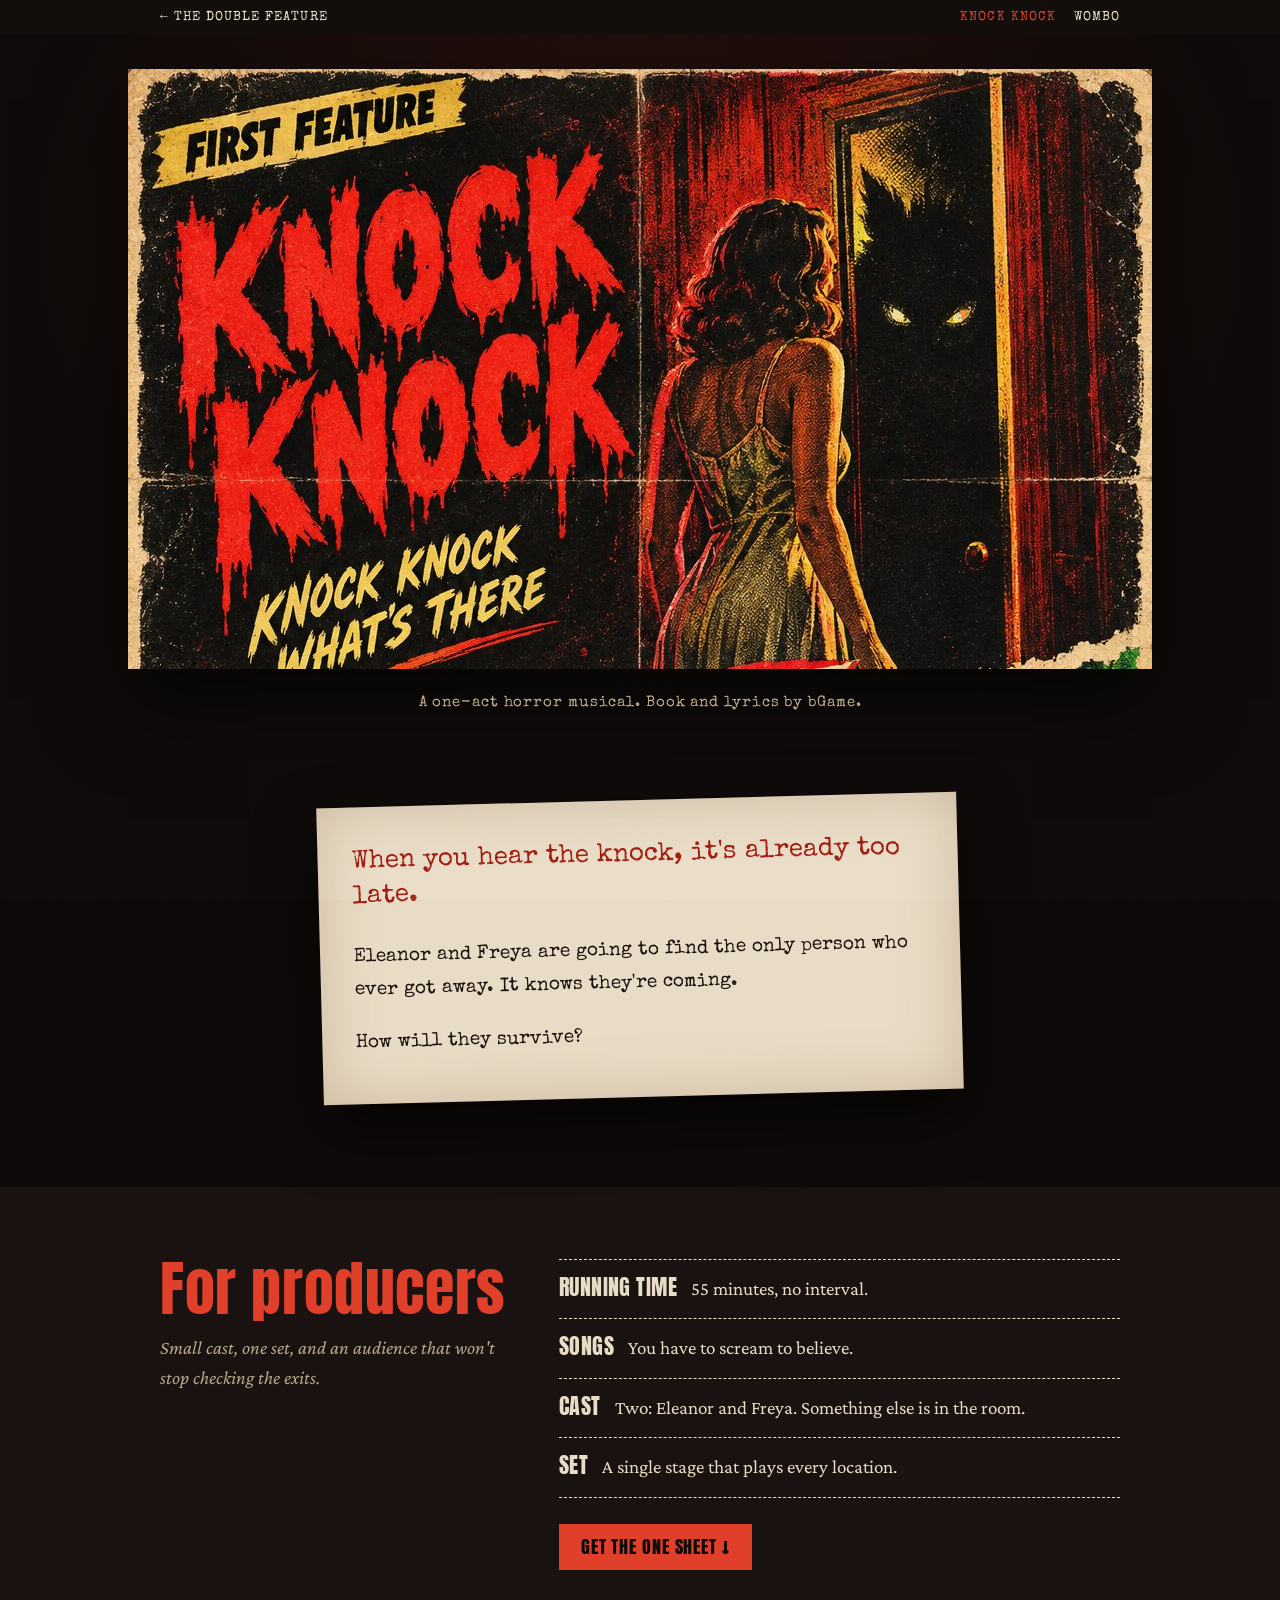
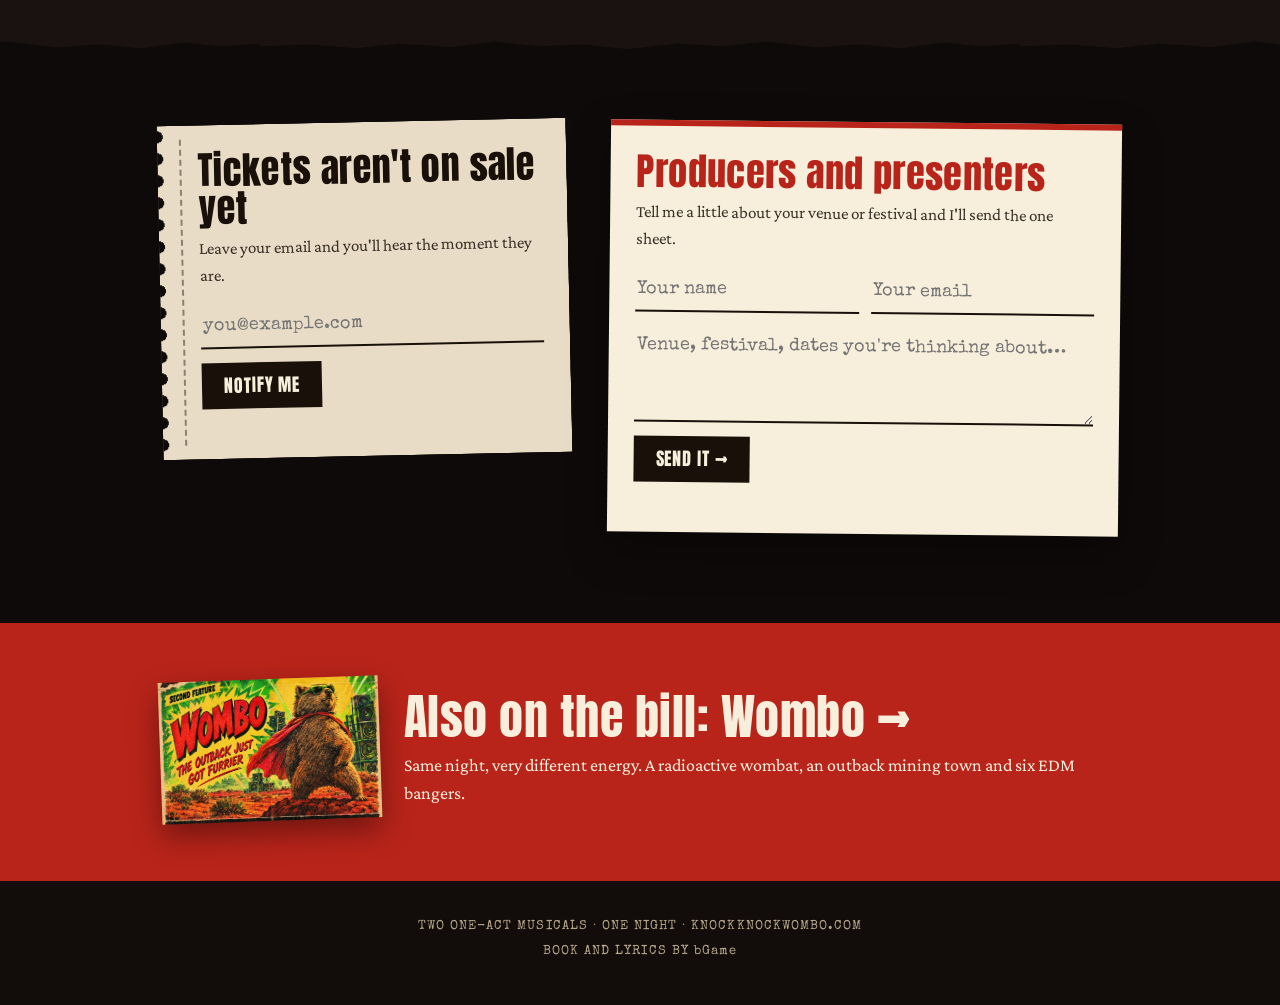
<file: knock-knock/index.html>
<!DOCTYPE html>
<html lang="en-AU">
<head>
<meta charset="utf-8">
<meta name="viewport" content="width=device-width, initial-scale=1">
<title>Knock Knock · a one-act horror musical by bGame</title>
<meta name="description" content="When you hear the knock, it's already too late. Knock Knock is a one-act horror musical by bGame, the first half of the Knock Knock + Wombo double feature.">
<link rel="icon" type="image/png" sizes="32x32" href="/favicon/favicon-32.png">
<link rel="icon" type="image/png" sizes="512x512" href="/favicon/favicon-512.png">
<link rel="apple-touch-icon" sizes="180x180" href="/favicon/favicon-180.png">
<meta property="og:type" content="website">
<meta property="og:site_name" content="Musical Double Feature">
<meta property="og:title" content="Knock Knock: a one-act horror musical">
<meta property="og:description" content="When you hear the knock, it's already too late.">
<meta property="og:url" content="https://www.knockknockwombo.com/knock-knock/">
<meta property="og:image" content="https://www.knockknockwombo.com/assets/kk-hero.jpg">
<meta name="twitter:card" content="summary_large_image">
<link rel="preconnect" href="https://fonts.googleapis.com">
<link rel="preconnect" href="https://fonts.gstatic.com" crossorigin>
<link href="https://fonts.googleapis.com/css2?family=Anton&family=Crimson+Pro:ital,wght@0,400;0,600;1,400&family=Special+Elite&display=swap" rel="stylesheet">
<link rel="stylesheet" href="/shows.css">
<style>
  :root {
    --bg: #0e0a09; --ink: #e9dcc6; --accent: #e0402a;
    --grain: .22; --grain-blend: overlay;
  }

  /* The poster's top half, sitting in the dark like a lobby card. */
  .hero { padding: 34px 0 0; background: radial-gradient(ellipse at 50% 30%, #2a0f0b 0%, #0e0a09 70%); }
  .hero img { width: min(100%, 1024px); margin-inline: auto; box-shadow: 0 30px 80px rgba(0,0,0,.7); }
  .credit { text-align: center; padding: 22px 16px 0; font: 15px/1.6 'Special Elite', 'Courier New', monospace;
    letter-spacing: .06em; color: #b7a78a; }

  /* The story, typed on a scrap of paper. */
  .story { padding: 70px 0 90px; }
  .note {
    width: min(100% - 32px, 640px); margin-inline: auto; padding: 38px 34px 44px;
    background: #e9dcc6; color: #1c1310; transform: rotate(-1.5deg);
    font: 19px/1.75 'Special Elite', 'Courier New', monospace;
    box-shadow: 0 25px 60px rgba(0,0,0,.6), inset 0 0 60px rgba(120,80,40,.25);
  }
  .note p:first-child { font-size: 26px; line-height: 1.35; color: #9e1d12; }
  .note p:last-child { margin: 0; }

  .producers { background: #1a1210; padding: 72px 0 80px; }
  .producers .wrap { display: grid; grid-template-columns: 1fr 1.6fr; gap: 48px; align-items: start; }
  .producers h2 { font-size: clamp(36px, 6vw, 60px); color: var(--accent); }
  .producers .lede { margin-top: 14px; font-style: italic; color: #b7a78a; }
  .producers .rider { color: #e9dcc6; }
  .producers .btn { margin-top: 26px; background: var(--accent); color: #0e0a09; }
  @media (max-width: 760px) { .producers .wrap { grid-template-columns: 1fr; gap: 26px; } }

  .tickets { padding: 86px 0 90px; background: #0e0a09; }
  .tickets .ticket { --ticket: #e9dcc6; }
  .tickets .sub { color: inherit; }

  .bill { background: #b9241a; color: #f7efdc; padding: 56px 0 60px; }
  .bill p { margin: 10px 0 0; font-size: 18px; }
</style>
</head>
<body>

<header class="bar">
  <a href="/">← The double feature</a>
  <nav aria-label="Shows">
    <a href="/knock-knock/" aria-current="page">Knock Knock</a>
    <a href="/wombo/">Wombo</a>
  </nav>
</header>

<main>
  <section class="hero">
    <h1 class="sr-only">Knock Knock</h1>
    <img src="/assets/kk-hero.jpg" width="1024" height="600"
         alt="Poster art for Knock Knock: a woman in a slip opens a door on a pair of glowing eyes.">
    <p class="credit">A one-act horror musical. Book and lyrics by bGame.</p>
  </section>

  <section class="story" aria-label="The story">
    <div class="note">
      <p>When you hear the knock, it's already too late.</p>
      <p>Eleanor and Freya are going to find the only person who ever got away. It knows they're coming.</p>
      <p>How will they survive?</p>
    </div>
  </section>

  <section class="producers torn">
    <div class="wrap">
      <div>
        <h2>For producers</h2>
        <p class="lede">Small cast, one set, and an audience that won't stop checking the exits.</p>
      </div>
      <div>
        <ul class="rider">
          <li><b>Running time</b><span>55 minutes, no interval.</span></li>
          <li><b>Songs</b><span>You have to scream to believe.</span></li>
          <li><b>Cast</b><span>Two: Eleanor and Freya. Something else is in the room.</span></li>
          <li><b>Set</b><span>A single stage that plays every location.</span></li>
        </ul>
        <a class="btn" href="#signup">Get the one sheet ↓</a>
      </div>
    </div>
  </section>

  <section class="tickets" id="signup">
    <div class="wrap signup">
      <div class="ticket">
        <h2>Tickets aren't on sale yet</h2>
        <p class="sub">Leave your email and you'll hear the moment they are.</p>
        <form data-form="Mailing list">
          <label class="sr-only" for="t-email">Email</label>
          <input class="field" id="t-email" type="email" name="email" placeholder="you@example.com" required autocomplete="email">
          <button class="btn" type="submit">Notify me</button>
        </form>
        <p class="done" hidden>You're on the list, legend.</p>
        <p class="err" role="alert"></p>
      </div>

      <div class="card">
        <h2>Producers and presenters</h2>
        <p class="sub">Tell me a little about your venue or festival and I'll send the one sheet.</p>
        <form data-form="Producer enquiry">
          <input type="hidden" name="show" value="Knock Knock">
          <div class="row">
            <label class="sr-only" for="p-name">Your name</label>
            <input class="field" id="p-name" name="name" placeholder="Your name" required autocomplete="name">
            <label class="sr-only" for="p-email">Your email</label>
            <input class="field" id="p-email" type="email" name="email" placeholder="Your email" required autocomplete="email">
          </div>
          <label class="sr-only" for="p-msg">Message</label>
          <textarea class="field" id="p-msg" name="message" placeholder="Venue, festival, dates you're thinking about…"></textarea>
          <button class="btn" type="submit">Send it →</button>
        </form>
        <div class="done" hidden>
          Got it, legend.
          <small>bGame will be in touch soon. In the meantime, here's the one sheet.</small>
          <a class="btn" href="/assets/Double_Feature_One_Sheet.pdf" download>Download the one sheet</a>
        </div>
        <p class="err" role="alert"></p>
      </div>
    </div>
  </section>

  <section class="bill">
    <a class="wrap also" href="/wombo/">
      <img src="/assets/wombo-hero.jpg" width="1024" height="662" alt="" loading="lazy">
      <div>
        <h2>Also on the bill: Wombo →</h2>
        <p>Same night, very different energy. A radioactive wombat, an outback mining town and six EDM bangers.</p>
      </div>
    </a>
  </section>
</main>

<footer class="foot">
  Two one-act musicals · one night · knockknockwombo.com<br>
  Book and lyrics by <span class="name">bGame</span>
</footer>

<script src="/shows.js" defer></script>
</body>
</html>
</file>
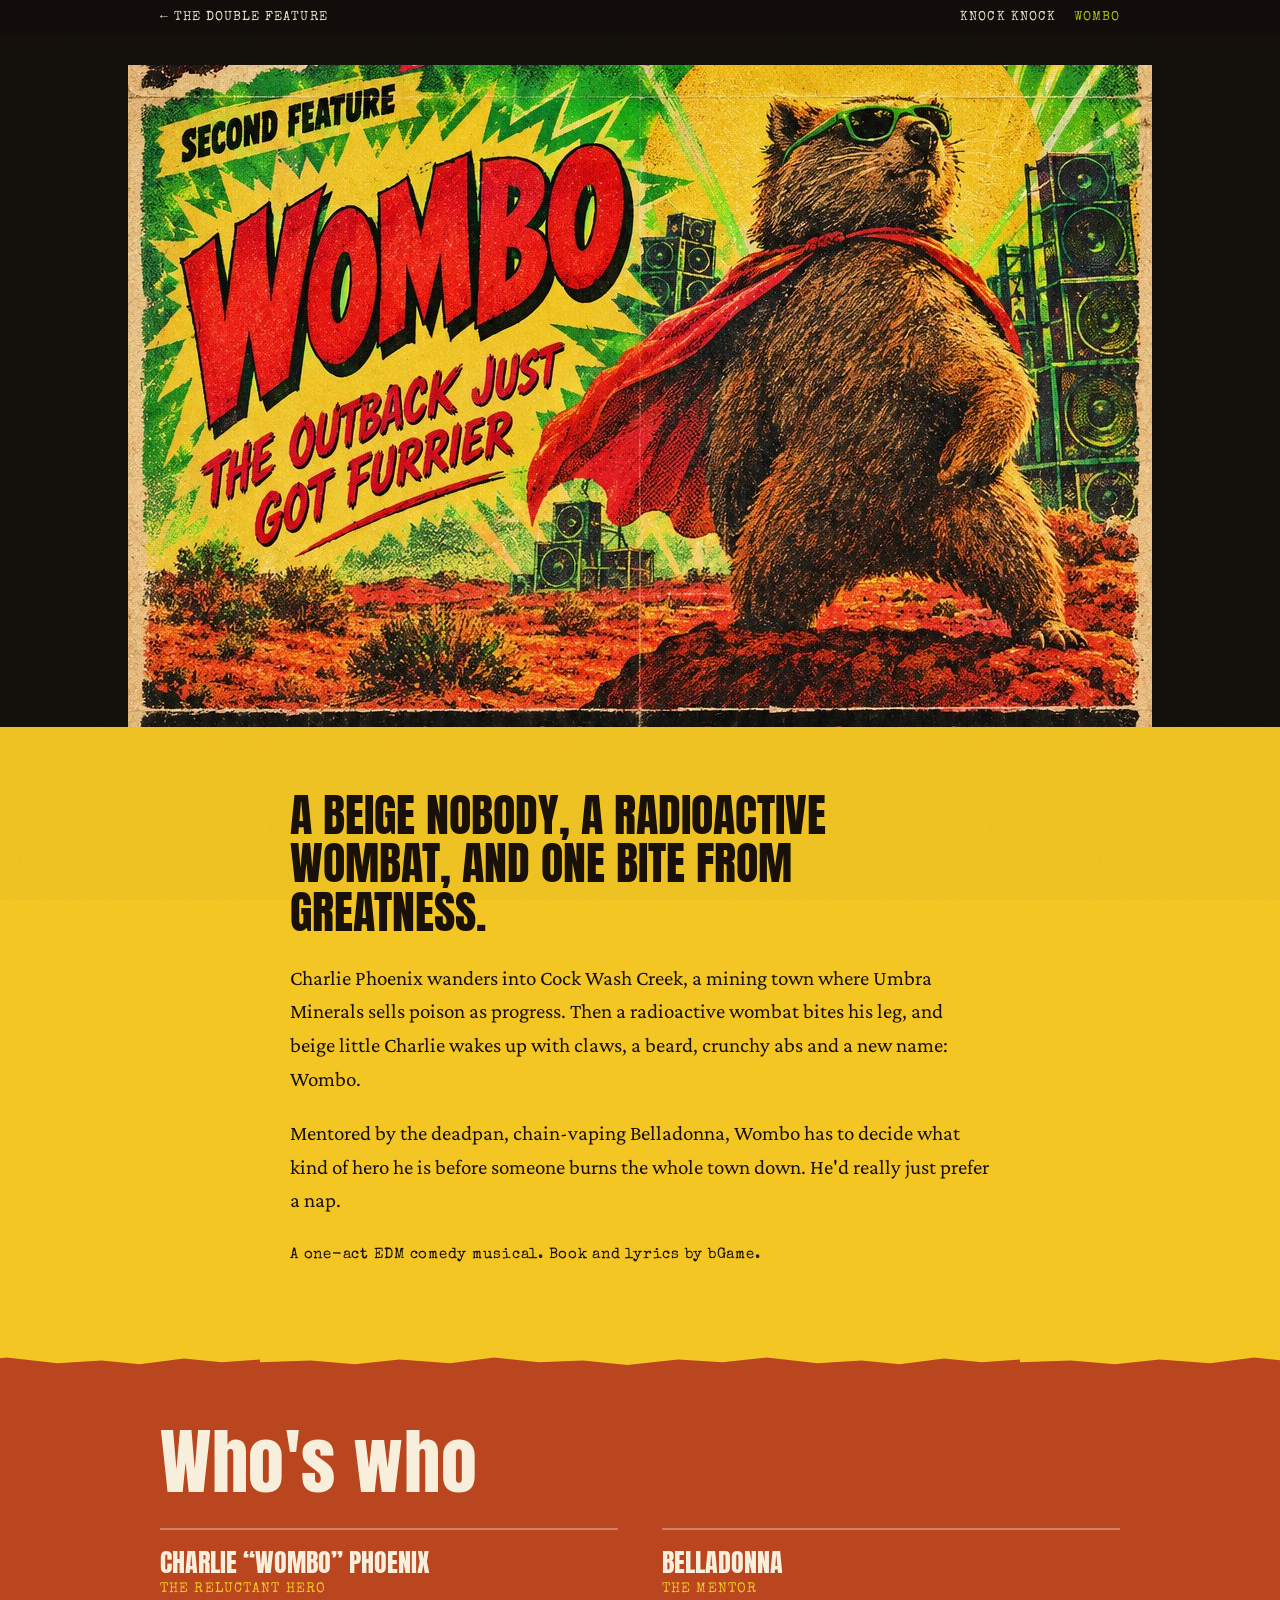
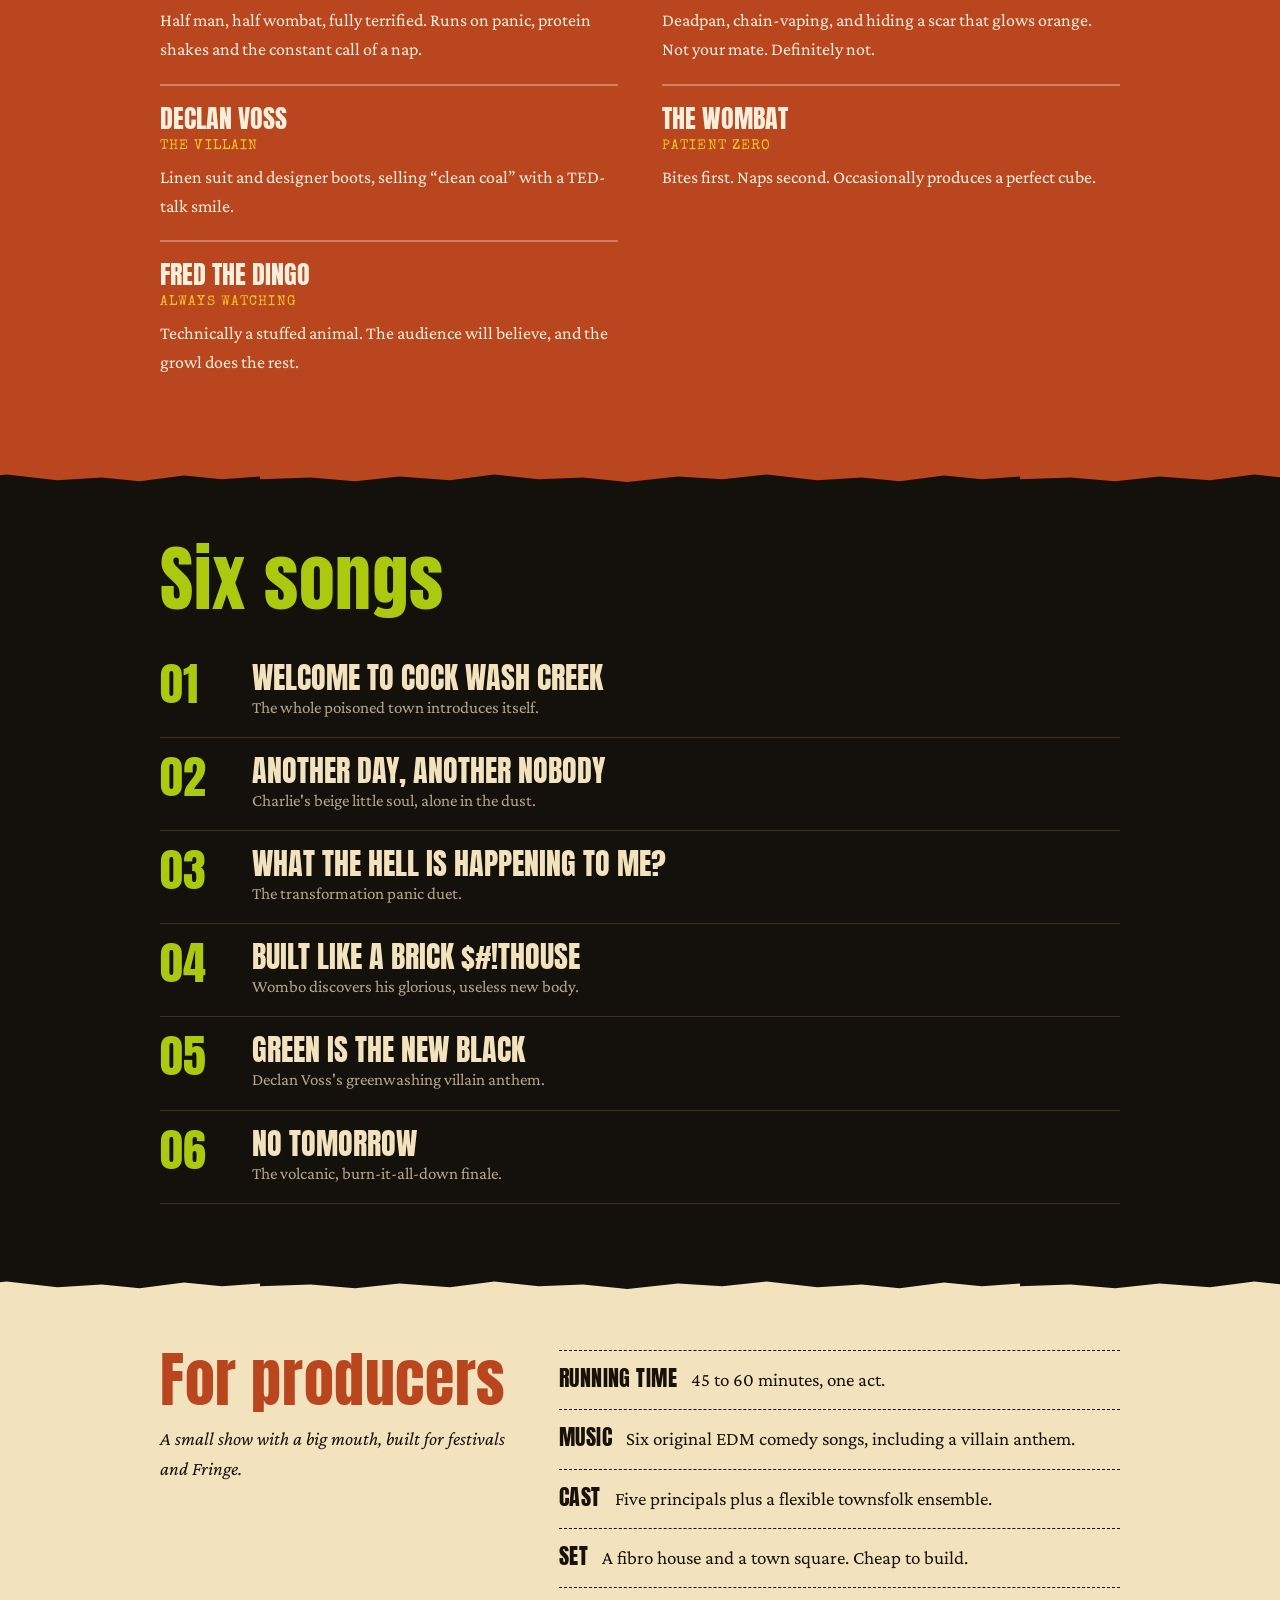
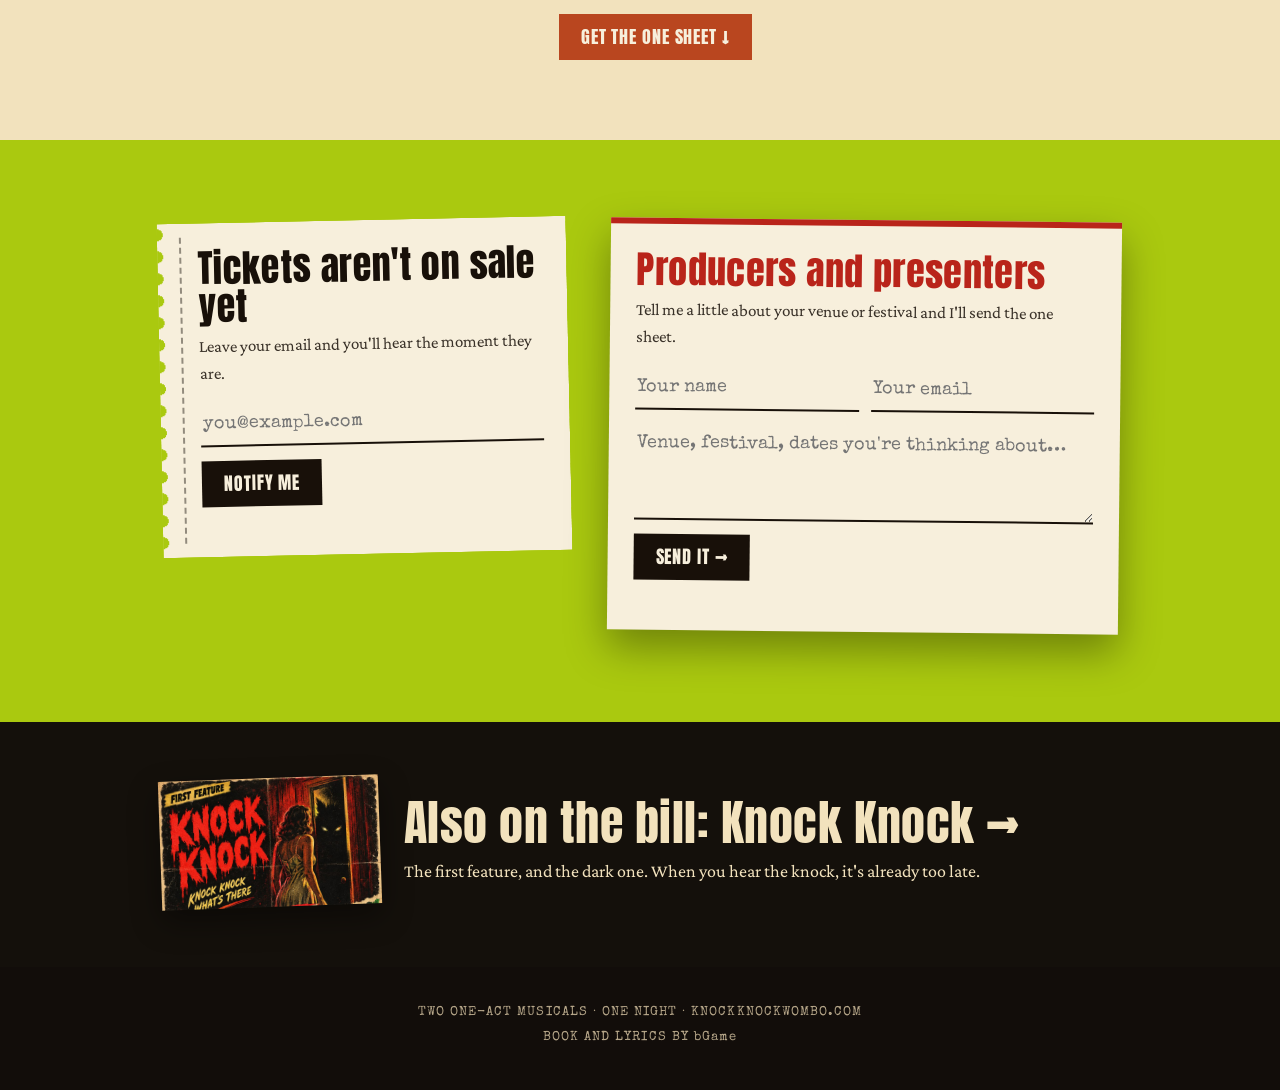
<file: wombo/index.html>
<!DOCTYPE html>
<html lang="en-AU">
<head>
<meta charset="utf-8">
<meta name="viewport" content="width=device-width, initial-scale=1">
<title>Wombo · a one-act EDM comedy musical by bGame</title>
<meta name="description" content="A beige nobody, a radioactive wombat and one bite from greatness. Wombo is a one-act EDM comedy musical by bGame, the second half of the Knock Knock + Wombo double feature.">
<link rel="icon" type="image/png" sizes="32x32" href="/favicon/favicon-32.png">
<link rel="icon" type="image/png" sizes="512x512" href="/favicon/favicon-512.png">
<link rel="apple-touch-icon" sizes="180x180" href="/favicon/favicon-180.png">
<meta property="og:type" content="website">
<meta property="og:site_name" content="Musical Double Feature">
<meta property="og:title" content="Wombo: a one-act EDM comedy musical">
<meta property="og:description" content="A beige nobody. A radioactive wombat. One bite from greatness.">
<meta property="og:url" content="https://www.knockknockwombo.com/wombo/">
<meta property="og:image" content="https://www.knockknockwombo.com/assets/wombo-hero.jpg">
<meta name="twitter:card" content="summary_large_image">
<link rel="preconnect" href="https://fonts.googleapis.com">
<link rel="preconnect" href="https://fonts.gstatic.com" crossorigin>
<link href="https://fonts.googleapis.com/css2?family=Anton&family=Crimson+Pro:ital,wght@0,400;0,600;1,400&family=Special+Elite&display=swap" rel="stylesheet">
<link rel="stylesheet" href="/shows.css">
<style>
  :root {
    --bg: #f2e2bd; --ink: #181009; --accent: #aac90f;
    --dirt: #b9461f; --sun: #f3c623; --tox: #aac90f; --night: #14100b;
    --grain: .16;
  }

  .hero { background: var(--night); padding: 30px 0 0; }
  .hero img { width: min(100%, 1024px); margin-inline: auto; }

  /* Story on sun-bleached paper, set like a programme note. */
  .story { background: var(--sun); padding: 64px 0 84px; }
  .story .wrap { max-width: 700px; }
  .story .kicker { font: 400 clamp(30px, 5vw, 46px)/1.05 Anton, Impact, sans-serif; text-transform: uppercase; margin-bottom: 26px; }
  .story p { font-size: 21px; }
  .story .by { font: 15px/1.5 'Special Elite', 'Courier New', monospace; letter-spacing: .05em; margin-top: 26px; }

  /* Cast: a programme's who's who, two columns of names and blurbs. */
  .company { background: var(--dirt); color: #f7efdc; padding: 74px 0 86px; }
  .company h2, .songs h2 { font-size: clamp(40px, 7vw, 72px); margin-bottom: 30px; }
  .cast { display: grid; grid-template-columns: 1fr 1fr; gap: 0 44px; margin: 0; }
  .cast div { padding: 18px 0 20px; border-top: 2px solid rgba(247,239,220,.35); }
  .cast dt { font: 400 26px/1.1 Anton, Impact, sans-serif; text-transform: uppercase; }
  .cast dt i { display: block; margin-top: 4px; font: normal 14px/1.3 'Special Elite', 'Courier New', monospace; letter-spacing: .08em; color: var(--sun); }
  .cast dd { margin: 8px 0 0; font-size: 18px; }
  @media (max-width: 680px) { .cast { grid-template-columns: 1fr; } }

  /* Setlist like a rave flyer's line-up. */
  .songs { background: var(--night); color: #f2e2bd; padding: 74px 0 86px; }
  .songs h2 { color: var(--tox); }
  .songs ol { list-style: none; margin: 0; padding: 0; counter-reset: s; }
  .songs li { counter-increment: s; display: grid; grid-template-columns: 74px 1fr; gap: 0 18px; padding: 16px 0; border-bottom: 1px solid #3a3020; }
  .songs li::before { content: counter(s, decimal-leading-zero); grid-row: span 2; font: 400 46px/1 Anton, Impact, sans-serif; color: var(--tox); }
  .songs b { font: 400 clamp(22px, 3.2vw, 30px)/1.1 Anton, Impact, sans-serif; text-transform: uppercase; }
  .songs span { color: #b7a78a; font-size: 17px; }
  .songs li:hover b { color: var(--sun); }
  @media (max-width: 560px) { .songs li { grid-template-columns: 52px 1fr; } .songs li::before { font-size: 36px; } }

  .producers { padding: 74px 0 80px; }
  .producers .wrap { display: grid; grid-template-columns: 1fr 1.6fr; gap: 48px; align-items: start; }
  .producers h2 { font-size: clamp(36px, 6vw, 60px); color: var(--dirt); }
  .producers .lede { margin-top: 14px; font-style: italic; }
  .producers .btn { margin-top: 26px; background: var(--dirt); }
  @media (max-width: 760px) { .producers .wrap { grid-template-columns: 1fr; gap: 26px; } }

  .tickets { background: var(--tox); padding: 80px 0 90px; }
  .tickets .ticket { --ticket: #f7efdc; }

  .bill { background: var(--night); color: #f2e2bd; padding: 56px 0 60px; }
  .bill p { margin: 10px 0 0; font-size: 18px; }
  .bar a:hover, .bar [aria-current] { color: var(--tox); }
</style>
</head>
<body>

<header class="bar">
  <a href="/">← The double feature</a>
  <nav aria-label="Shows">
    <a href="/knock-knock/">Knock Knock</a>
    <a href="/wombo/" aria-current="page">Wombo</a>
  </nav>
</header>

<main>
  <section class="hero">
    <h1 class="sr-only">Wombo</h1>
    <img src="/assets/wombo-hero.jpg" width="1024" height="662"
         alt="Poster art for Wombo: a wombat in a red cape and green sunglasses stands on red dirt in front of a wall of speakers.">
  </section>

  <section class="story torn" aria-label="The story">
    <div class="wrap">
      <p class="kicker">A beige nobody, a radioactive wombat, and one bite from greatness.</p>
      <p>Charlie Phoenix wanders into Cock Wash Creek, a mining town where Umbra Minerals sells poison as progress. Then a radioactive wombat bites his leg, and beige little Charlie wakes up with claws, a beard, crunchy abs and a new name: Wombo.</p>
      <p>Mentored by the deadpan, chain-vaping Belladonna, Wombo has to decide what kind of hero he is before someone burns the whole town down. He'd really just prefer a nap.</p>
      <p class="by">A one-act EDM comedy musical. Book and lyrics by bGame.</p>
    </div>
  </section>

  <section class="company torn">
    <div class="wrap">
      <h2>Who's who</h2>
      <dl class="cast">
        <div><dt>Charlie “Wombo” Phoenix <i>The reluctant hero</i></dt>
          <dd>Half man, half wombat, fully terrified. Runs on panic, protein shakes and the constant call of a nap.</dd></div>
        <div><dt>Belladonna <i>The mentor</i></dt>
          <dd>Deadpan, chain-vaping, and hiding a scar that glows orange. Not your mate. Definitely not.</dd></div>
        <div><dt>Declan Voss <i>The villain</i></dt>
          <dd>Linen suit and designer boots, selling “clean coal” with a TED-talk smile.</dd></div>
        <div><dt>The Wombat <i>Patient zero</i></dt>
          <dd>Bites first. Naps second. Occasionally produces a perfect cube.</dd></div>
        <div><dt>Fred the Dingo <i>Always watching</i></dt>
          <dd>Technically a stuffed animal. The audience will believe, and the growl does the rest.</dd></div>
      </dl>
    </div>
  </section>

  <section class="songs torn">
    <div class="wrap">
      <h2>Six songs</h2>
      <ol>
        <li><b>Welcome to Cock Wash Creek</b><span>The whole poisoned town introduces itself.</span></li>
        <li><b>Another Day, Another Nobody</b><span>Charlie's beige little soul, alone in the dust.</span></li>
        <li><b>What the Hell Is Happening to Me?</b><span>The transformation panic duet.</span></li>
        <li><b>Built Like a Brick $#!thouse</b><span>Wombo discovers his glorious, useless new body.</span></li>
        <li><b>Green Is the New Black</b><span>Declan Voss's greenwashing villain anthem.</span></li>
        <li><b>No Tomorrow</b><span>The volcanic, burn-it-all-down finale.</span></li>
      </ol>
    </div>
  </section>

  <section class="producers">
    <div class="wrap">
      <div>
        <h2>For producers</h2>
        <p class="lede">A small show with a big mouth, built for festivals and Fringe.</p>
      </div>
      <div>
        <ul class="rider">
          <li><b>Running time</b><span>45 to 60 minutes, one act.</span></li>
          <li><b>Music</b><span>Six original EDM comedy songs, including a villain anthem.</span></li>
          <li><b>Cast</b><span>Five principals plus a flexible townsfolk ensemble.</span></li>
          <li><b>Set</b><span>A fibro house and a town square. Cheap to build.</span></li>
        </ul>
        <a class="btn" href="#signup">Get the one sheet ↓</a>
      </div>
    </div>
  </section>

  <section class="tickets" id="signup">
    <div class="wrap signup">
      <div class="ticket">
        <h2>Tickets aren't on sale yet</h2>
        <p class="sub">Leave your email and you'll hear the moment they are.</p>
        <form data-form="Mailing list">
          <label class="sr-only" for="t-email">Email</label>
          <input class="field" id="t-email" type="email" name="email" placeholder="you@example.com" required autocomplete="email">
          <button class="btn" type="submit">Notify me</button>
        </form>
        <p class="done" hidden>You're on the list, legend.</p>
        <p class="err" role="alert"></p>
      </div>

      <div class="card">
        <h2>Producers and presenters</h2>
        <p class="sub">Tell me a little about your venue or festival and I'll send the one sheet.</p>
        <form data-form="Producer enquiry">
          <input type="hidden" name="show" value="Wombo">
          <div class="row">
            <label class="sr-only" for="p-name">Your name</label>
            <input class="field" id="p-name" name="name" placeholder="Your name" required autocomplete="name">
            <label class="sr-only" for="p-email">Your email</label>
            <input class="field" id="p-email" type="email" name="email" placeholder="Your email" required autocomplete="email">
          </div>
          <label class="sr-only" for="p-msg">Message</label>
          <textarea class="field" id="p-msg" name="message" placeholder="Venue, festival, dates you're thinking about…"></textarea>
          <button class="btn" type="submit">Send it →</button>
        </form>
        <div class="done" hidden>
          Got it, legend.
          <small>bGame will be in touch soon. In the meantime, here's the one sheet.</small>
          <a class="btn" href="/assets/Double_Feature_One_Sheet.pdf" download>Download the one sheet</a>
        </div>
        <p class="err" role="alert"></p>
      </div>
    </div>
  </section>

  <section class="bill">
    <a class="wrap also" href="/knock-knock/">
      <img src="/assets/kk-hero.jpg" width="1024" height="600" alt="" loading="lazy">
      <div>
        <h2>Also on the bill: Knock Knock →</h2>
        <p>The first feature, and the dark one. When you hear the knock, it's already too late.</p>
      </div>
    </a>
  </section>
</main>

<footer class="foot">
  Two one-act musicals · one night · knockknockwombo.com<br>
  Book and lyrics by <span class="name">bGame</span>
</footer>

<script src="/shows.js" defer></script>
</body>
</html>
</file>
<file: shows.css>
/* Shared base for the two show pages (/knock-knock, /wombo). Each page sets
   its own palette in :root and adds its own layout on top. */

*, *::before, *::after { box-sizing: border-box; }
html { -webkit-text-size-adjust: 100%; scroll-behavior: smooth; }
body {
  margin: 0;
  background: var(--bg);
  color: var(--ink);
  font: 400 19px/1.6 'Crimson Pro', Georgia, serif;
}
img { display: block; max-width: 100%; height: auto; }
a { color: inherit; }
h1, h2, h3 { font-family: Anton, Impact, sans-serif; font-weight: 400; line-height: 1; margin: 0; letter-spacing: .01em; }
p { margin: 0 0 1em; }
.sr-only { position: absolute; width: 1px; height: 1px; overflow: hidden; clip: rect(0 0 0 0); white-space: nowrap; }
.wrap { width: min(100% - 32px, 960px); margin-inline: auto; }

/* Printed-paper grain over everything, like the poster. */
body::after {
  content: ''; position: fixed; inset: 0; pointer-events: none; z-index: 50;
  opacity: var(--grain, .14); mix-blend-mode: var(--grain-blend, multiply);
  background: url("data:image/svg+xml,%3Csvg xmlns='http://www.w3.org/2000/svg' width='180' height='180'%3E%3Cfilter id='n'%3E%3CfeTurbulence type='fractalNoise' baseFrequency='.85' numOctaves='3' stitchTiles='stitch'/%3E%3C/filter%3E%3Crect width='100%25' height='100%25' filter='url(%23n)'/%3E%3C/svg%3E");
}

/* A torn bottom edge: the section underneath shows through the rips. */
/* Earlier sections stack above later ones, so each tear overlaps the next. */
main > section { position: relative; }
main > section:nth-child(1) { z-index: 9; } main > section:nth-child(2) { z-index: 8; }
main > section:nth-child(3) { z-index: 7; } main > section:nth-child(4) { z-index: 6; }
main > section:nth-child(5) { z-index: 5; } main > section:nth-child(6) { z-index: 4; }
main > section:nth-child(7) { z-index: 3; } main > section:nth-child(8) { z-index: 2; }
.torn {
  margin-bottom: -14px; padding-bottom: 14px;
  -webkit-mask: linear-gradient(#000 0 0) top / 100% calc(100% - 14px) no-repeat,
    url("data:image/svg+xml,%3Csvg xmlns='http://www.w3.org/2000/svg' viewBox='0 0 120 16' preserveAspectRatio='none'%3E%3Cpath d='M0 0H120V9L114 12 108 8 101 14 95 10 88 13 80 7 73 12 66 9 58 15 51 10 44 12 37 7 30 13 22 9 15 14 8 10 0 12Z'/%3E%3C/svg%3E") bottom / 760px 15px repeat-x;
          mask: linear-gradient(#000 0 0) top / 100% calc(100% - 14px) no-repeat,
    url("data:image/svg+xml,%3Csvg xmlns='http://www.w3.org/2000/svg' viewBox='0 0 120 16' preserveAspectRatio='none'%3E%3Cpath d='M0 0H120V9L114 12 108 8 101 14 95 10 88 13 80 7 73 12 66 9 58 15 51 10 44 12 37 7 30 13 22 9 15 14 8 10 0 12Z'/%3E%3C/svg%3E") bottom / 760px 15px repeat-x;
}

/* Top bar */
.bar {
  position: sticky; top: 0; z-index: 40;
  display: flex; justify-content: space-between; align-items: center; gap: 16px;
  padding: 11px max(16px, calc((100% - 960px) / 2));
  background: #120d0a; color: #efe3cf;
  font: 13px/1 'Special Elite', 'Courier New', monospace; letter-spacing: .08em; text-transform: uppercase;
}
.bar a { text-decoration: none; }
.bar a:hover { color: var(--accent); }
.bar nav { display: flex; gap: 18px; }
.bar [aria-current] { color: var(--accent); }

/* Running-time / cast / set, as a programme rider with dotted leaders. */
.rider { list-style: none; margin: 0; padding: 0; }
.rider li { display: grid; grid-template-columns: auto 1fr; gap: 4px 14px; padding: 14px 0; border-bottom: 1px dashed currentColor; }
.rider li:first-child { border-top: 1px dashed currentColor; }
.rider b { font: 400 22px/1.2 Anton, Impact, sans-serif; letter-spacing: .02em; text-transform: uppercase; }
@media (max-width: 560px) { .rider li { grid-template-columns: 1fr; } }

/* Sign-up: a ticket stub for audiences, an index card for producers. */
.signup { display: grid; grid-template-columns: 1fr 1.25fr; gap: 40px; align-items: start; }
@media (max-width: 760px) { .signup { grid-template-columns: 1fr; } }
.signup h2 { font-size: clamp(28px, 4vw, 38px); margin-bottom: 8px; }
.signup .sub { font-size: 17px; margin-bottom: 18px; opacity: .85; }
.ticket {
  background: var(--ticket, #f3c623); color: #181009; padding: 26px 26px 26px 40px; position: relative;
  transform: rotate(-1.2deg);
  /* perforations down the left edge */
  -webkit-mask: radial-gradient(circle 6px at 0 50%, #0000 98%, #000) 0 0 / 100% 22px;
          mask: radial-gradient(circle 6px at 0 50%, #0000 98%, #000) 0 0 / 100% 22px;
}
.ticket::before { content: ''; position: absolute; left: 22px; top: 14px; bottom: 14px; border-left: 2px dashed rgba(24,16,9,.45); }
.card {
  background: #f7efdc; color: #181009; padding: 26px; transform: rotate(.6deg);
  border-top: 6px solid #b9241a;
  box-shadow: 0 18px 40px rgba(0,0,0,.35);
}
.card h2 { color: #b9241a; }
.field { display: block; width: 100%; font: 18px/1.3 'Special Elite', 'Courier New', monospace; color: #181009;
  background: transparent; border: 0; border-bottom: 2px solid #181009; padding: 8px 2px; margin-bottom: 14px; border-radius: 0; }
.field:focus { outline: none; border-bottom-color: #b9241a; background: rgba(255,255,255,.35); }
textarea.field { min-height: 96px; resize: vertical; }
.row { display: flex; gap: 12px; flex-wrap: wrap; }
.row .field { flex: 1 1 180px; }
.btn {
  display: inline-block; cursor: pointer; border: 0; border-radius: 0;
  font: 400 18px/1 Anton, Impact, sans-serif; letter-spacing: .05em; text-transform: uppercase; text-decoration: none;
  background: #181009; color: #f7efdc; padding: 14px 22px; transition: transform .12s ease;
}
.btn:hover { transform: rotate(-2deg) scale(1.03); }
.btn:active { transform: scale(.97); }
.btn[disabled] { opacity: .6; cursor: progress; }
.done { font: 400 24px/1.15 Anton, Impact, sans-serif; text-transform: uppercase; }
.done small { display: block; margin-top: 6px; font: 17px/1.4 'Crimson Pro', Georgia, serif; text-transform: none; }
.done .btn { margin-top: 14px; font-size: 16px; }
.err { color: #8a1c10; font-size: 16px; margin: 8px 0 0; min-height: 1em; }

/* Also on the bill */
.also { display: grid; grid-template-columns: 220px 1fr; gap: 24px; align-items: center; text-decoration: none; }
.also img { transform: rotate(-2deg); box-shadow: 0 12px 30px rgba(0,0,0,.4); transition: transform .3s ease; }
.also:hover img { transform: rotate(0) scale(1.03); }
.also h2 { font-size: clamp(30px, 5vw, 48px); }
@media (max-width: 560px) { .also { grid-template-columns: 1fr; } .also img { max-width: 260px; } }

.foot { background: #120d0a; color: #b7a78a; padding: 34px 16px 40px; text-align: center;
  font: 13px/1.9 'Special Elite', 'Courier New', monospace; letter-spacing: .08em; text-transform: uppercase; }
.foot a { color: #efe3cf; }
.foot .name { text-transform: none; }

@media (prefers-reduced-motion: reduce) {
  html { scroll-behavior: auto; }
  *, *::before, *::after { transition: none !important; animation: none !important; }
}
</file>
